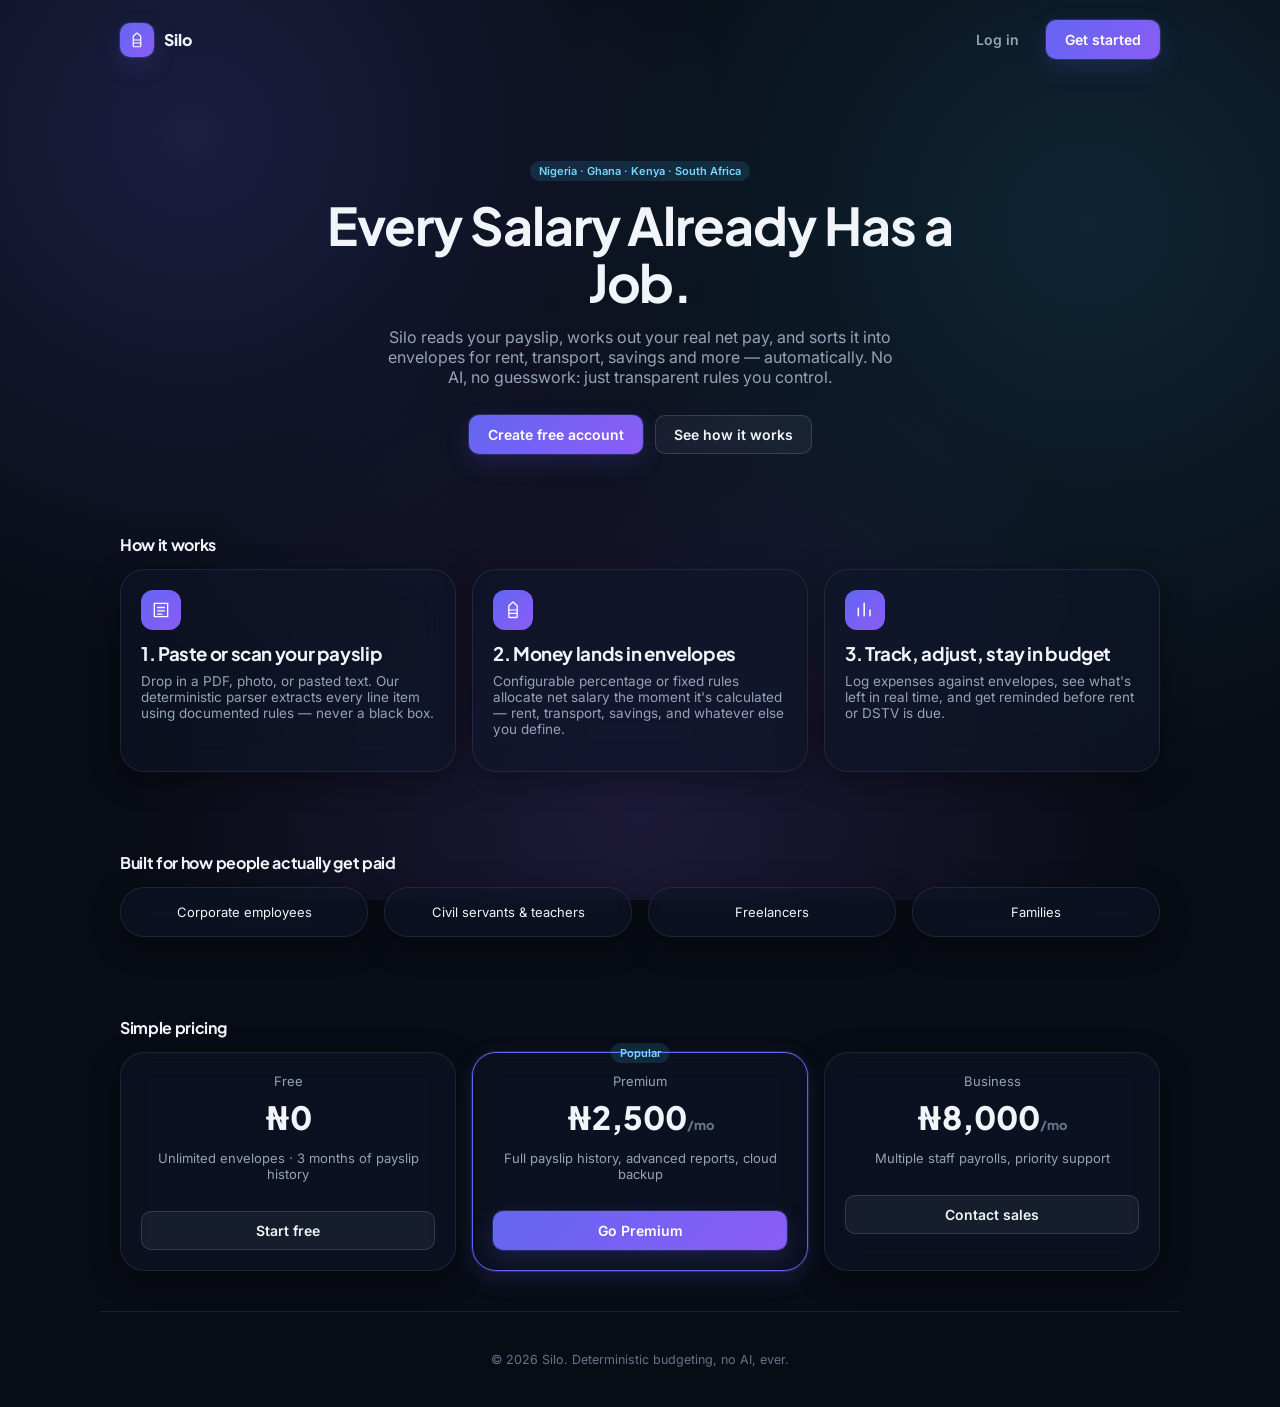
<file: frontend/index.html>
<!DOCTYPE html>
<html lang="en">
<head>
<meta charset="UTF-8">
<meta name="viewport" content="width=device-width, initial-scale=1.0, viewport-fit=cover">
<meta name="theme-color" content="#080C14">
<meta name="description" content="Silo automatically organizes your salary into budgeting envelopes. Read payslips, calculate deductions, track spending — entirely offline-capable, no AI.">
<title>Silo — Every Salary Already Has a Job</title>
<link rel="manifest" href="manifest.json">
<link rel="icon" href="icons/favicon-32.png">
<link rel="apple-touch-icon" href="icons/icon-192.png">
<link rel="stylesheet" href="css/styles.css">
</head>
<body>
<a href="#main-content" class="skip-link">Skip to main content</a>

<!-- ============================== LANDING ============================== -->
<section id="view-landing" class="view active" aria-label="Landing page">
  <nav class="flex items-center justify-between" style="max-width:1080px;margin:0 auto;padding:20px;">
    <div class="brand" style="padding:0;">
      <div class="brand-mark">
        <svg viewBox="0 0 24 24" fill="none"><path d="M12 2.5L7 7v13a1 1 0 001 1h8a1 1 0 001-1V7l-5-4.5z" stroke="white" stroke-width="1.6" stroke-linecap="round" stroke-linejoin="round"/><path d="M7.5 12h9M7.5 16h9" stroke="white" stroke-width="1.4" stroke-linecap="round"/></svg>
      </div>
      <div><div class="brand-name">Silo</div></div>
    </div>
    <div class="flex gap-8">
      <button class="btn btn-ghost" data-action="show-auth" data-mode="login">Log in</button>
      <button class="btn btn-primary" data-action="show-auth" data-mode="register">Get started</button>
    </div>
  </nav>

  <div class="landing-hero">
    <span class="badge badge-info">Nigeria · Ghana · Kenya · South Africa</span>
    <h1 class="mt-16">Every Salary Already Has a Job.</h1>
    <p>Silo reads your payslip, works out your real net pay, and sorts it into envelopes for rent, transport, savings and more — automatically. No AI, no guesswork: just transparent rules you control.</p>
    <div class="flex gap-12" style="justify-content:center;margin-top:28px;">
      <button class="btn btn-primary" data-action="show-auth" data-mode="register">Create free account</button>
      <button class="btn btn-secondary" data-action="scroll-to" data-target="how-it-works">See how it works</button>
    </div>
  </div>

  <div class="landing-section" id="how-it-works">
    <div class="section-header"><h2>How it works</h2></div>
    <div class="grid grid-3">
      <div class="glass-card feature-tile">
        <div class="feature-icon"><svg viewBox="0 0 24 24" fill="none"><path d="M4 4h16v16H4z" stroke="white" stroke-width="1.6"/><path d="M8 9h8M8 13h8M8 17h5" stroke="white" stroke-width="1.6" stroke-linecap="round"/></svg></div>
        <h3>1. Paste or scan your payslip</h3>
        <p class="text-secondary mt-8" style="font-size:13.5px;">Drop in a PDF, photo, or pasted text. Our deterministic parser extracts every line item using documented rules — never a black box.</p>
      </div>
      <div class="glass-card feature-tile">
        <div class="feature-icon"><svg viewBox="0 0 24 24" fill="none"><path d="M12 2.5L7 7v13a1 1 0 001 1h8a1 1 0 001-1V7l-5-4.5z" stroke="white" stroke-width="1.6" stroke-linecap="round" stroke-linejoin="round"/><path d="M7.5 12h9M7.5 16h9" stroke="white" stroke-width="1.4" stroke-linecap="round"/></svg></div>
        <h3>2. Money lands in envelopes</h3>
        <p class="text-secondary mt-8" style="font-size:13.5px;">Configurable percentage or fixed rules allocate net salary the moment it's calculated — rent, transport, savings, and whatever else you define.</p>
      </div>
      <div class="glass-card feature-tile">
        <div class="feature-icon"><svg viewBox="0 0 24 24" fill="none"><path d="M4 19V10M11 19V4M18 19v-7" stroke="white" stroke-width="1.8" stroke-linecap="round"/></svg></div>
        <h3>3. Track, adjust, stay in budget</h3>
        <p class="text-secondary mt-8" style="font-size:13.5px;">Log expenses against envelopes, see what's left in real time, and get reminded before rent or DSTV is due.</p>
      </div>
    </div>
  </div>

  <div class="landing-section">
    <div class="section-header"><h2>Built for how people actually get paid</h2></div>
    <div class="grid grid-4">
      <div class="glass-card" style="font-size:13px;text-align:center;padding:16px;">Corporate employees</div>
      <div class="glass-card" style="font-size:13px;text-align:center;padding:16px;">Civil servants & teachers</div>
      <div class="glass-card" style="font-size:13px;text-align:center;padding:16px;">Freelancers</div>
      <div class="glass-card" style="font-size:13px;text-align:center;padding:16px;">Families</div>
    </div>
  </div>

  <div class="landing-section">
    <div class="section-header"><h2>Simple pricing</h2></div>
    <div class="grid grid-3">
      <div class="glass-card pricing-card">
        <div class="text-secondary" style="font-size:13px;">Free</div>
        <div class="price">₦0</div>
        <p class="text-secondary" style="font-size:13px;">Unlimited envelopes · 3 months of payslip history</p>
        <button class="btn btn-secondary btn-block mt-16" data-action="show-auth" data-mode="register">Start free</button>
      </div>
      <div class="glass-card pricing-card featured">
        <span class="badge badge-info" style="position:absolute;top:-10px;left:50%;transform:translateX(-50%);">Popular</span>
        <div class="text-secondary" style="font-size:13px;">Premium</div>
        <div class="price">₦2,500<span style="font-size:13px;color:var(--text-muted);">/mo</span></div>
        <p class="text-secondary" style="font-size:13px;">Full payslip history, advanced reports, cloud backup</p>
        <button class="btn btn-primary btn-block mt-16" data-action="show-auth" data-mode="register">Go Premium</button>
      </div>
      <div class="glass-card pricing-card">
        <div class="text-secondary" style="font-size:13px;">Business</div>
        <div class="price">₦8,000<span style="font-size:13px;color:var(--text-muted);">/mo</span></div>
        <p class="text-secondary" style="font-size:13px;">Multiple staff payrolls, priority support</p>
        <button class="btn btn-secondary btn-block mt-16" data-action="show-auth" data-mode="register">Contact sales</button>
      </div>
    </div>
  </div>

  <footer class="landing-section text-muted" style="text-align:center;font-size:12.5px;border-top:1px solid var(--surface-border);">
    © 2026 Silo. Deterministic budgeting, no AI, ever.
  </footer>
</section>

<!-- ============================== AUTH ============================== -->
<section id="view-auth" class="view" aria-label="Authentication">
  <div class="auth-shell">
    <div class="glass-card auth-card">
      <div class="brand" style="padding:0 0 20px;justify-content:center;">
        <div class="brand-mark">
          <svg viewBox="0 0 24 24" fill="none"><path d="M12 2.5L7 7v13a1 1 0 001 1h8a1 1 0 001-1V7l-5-4.5z" stroke="white" stroke-width="1.6" stroke-linecap="round" stroke-linejoin="round"/><path d="M7.5 12h9M7.5 16h9" stroke="white" stroke-width="1.4" stroke-linecap="round"/></svg>
        </div>
        <div class="brand-name">Silo</div>
      </div>

      <div class="chip-row" style="justify-content:center;margin-bottom:20px;">
        <div class="chip active" data-auth-tab="login">Log in</div>
        <div class="chip" data-auth-tab="register">Create account</div>
      </div>

      <form id="form-login" data-form="login">
        <div class="field">
          <label for="login-email">Email</label>
          <input class="input" type="email" id="login-email" placeholder="you@example.com" required>
        </div>
        <div class="field">
          <label for="login-password">Password</label>
          <input class="input" type="password" id="login-password" placeholder="••••••••" required>
        </div>
        <button class="btn btn-primary btn-block" type="submit">Log in</button>
      </form>

      <form id="form-register" data-form="register" style="display:none;">
        <div class="field">
          <label for="reg-name">Full name</label>
          <input class="input" type="text" id="reg-name" placeholder="Adaeze Nwosu" required>
        </div>
        <div class="field">
          <label for="reg-email">Email</label>
          <input class="input" type="email" id="reg-email" placeholder="you@example.com" required>
        </div>
        <div class="field">
          <label for="reg-country">Country</label>
          <select class="input" id="reg-country">
            <option value="NG">Nigeria (₦ NGN)</option>
            <option value="GH">Ghana (GH₵ GHS)</option>
            <option value="KE">Kenya (KSh KES)</option>
            <option value="ZA">South Africa (R ZAR)</option>
          </select>
        </div>
        <div class="field">
          <label for="reg-password">Password</label>
          <input class="input" type="password" id="reg-password" placeholder="At least 8 characters, with a number" required minlength="8" pattern="(?=.*\d).{8,}" title="At least 8 characters, including at least one digit.">
        </div>
        <button class="btn btn-primary btn-block" type="submit">Create account</button>
      </form>

      <div class="flex" style="gap:10px;margin:18px 0;align-items:center;">
        <div style="flex:1;height:1px;background:var(--surface-border-strong);"></div>
        <span class="text-muted" style="font-size:11.5px;">or continue with</span>
        <div style="flex:1;height:1px;background:var(--surface-border-strong);"></div>
      </div>
      <div class="grid grid-3" style="gap:8px;">
        <button class="btn btn-secondary btn-sm" data-action="oauth-stub" data-provider="Google">Google</button>
        <button class="btn btn-secondary btn-sm" data-action="oauth-stub" data-provider="Microsoft">Microsoft</button>
        <button class="btn btn-secondary btn-sm" data-action="oauth-stub" data-provider="Apple">Apple</button>
      </div>
      <p class="text-muted mt-16" style="font-size:11.5px;text-align:center;">By continuing you agree to Silo's Terms & Privacy Policy.</p>
    </div>
  </div>
</section>

<!-- ============================== APP SHELL ============================== -->
<div id="app-shell" class="app-shell" style="display:none;">
  <aside class="sidebar" aria-label="Primary navigation">
    <div class="brand">
      <div class="brand-mark">
        <svg viewBox="0 0 24 24" fill="none"><path d="M12 2.5L7 7v13a1 1 0 001 1h8a1 1 0 001-1V7l-5-4.5z" stroke="white" stroke-width="1.6" stroke-linecap="round" stroke-linejoin="round"/><path d="M7.5 12h9M7.5 16h9" stroke="white" stroke-width="1.4" stroke-linecap="round"/></svg>
      </div>
      <div>
        <div class="brand-name">Silo</div>
        <div class="brand-tagline">Every salary has a job</div>
      </div>
    </div>

    <div class="nav-item active" data-nav="dashboard" tabindex="0">
      <svg viewBox="0 0 24 24" fill="none"><path d="M4 13h6V4H4v9zM14 20h6v-9h-6v9zM4 20h6v-4H4v4zM14 10h6V4h-6v6z" stroke="currentColor" stroke-width="1.6" stroke-linejoin="round"/></svg>
      Dashboard
    </div>
    <div class="nav-item" data-nav="upload" tabindex="0">
      <svg viewBox="0 0 24 24" fill="none"><path d="M12 16V4m0 0L7 9m5-5l5 5M4 16v3a2 2 0 002 2h12a2 2 0 002-2v-3" stroke="currentColor" stroke-width="1.6" stroke-linecap="round" stroke-linejoin="round"/></svg>
      Upload Payslip
    </div>
    <div class="nav-item" data-nav="history" tabindex="0">
      <svg viewBox="0 0 24 24" fill="none"><path d="M4 4h16v16H4z" stroke="currentColor" stroke-width="1.6"/><path d="M8 9h8M8 13h8M8 17h5" stroke="currentColor" stroke-width="1.6" stroke-linecap="round"/></svg>
      Payslip History
    </div>
    <div class="nav-item" data-nav="envelopes" tabindex="0">
      <svg viewBox="0 0 24 24" fill="none"><path d="M3 6l9 6 9-6M4 5h16a1 1 0 011 1v12a1 1 0 01-1 1H4a1 1 0 01-1-1V6a1 1 0 011-1z" stroke="currentColor" stroke-width="1.6" stroke-linejoin="round"/></svg>
      Envelopes
    </div>
    <div class="nav-item" data-nav="transactions" tabindex="0">
      <svg viewBox="0 0 24 24" fill="none"><path d="M7 8h13M7 8l3-3M7 8l3 3M17 16H4M17 16l-3-3M17 16l-3 3" stroke="currentColor" stroke-width="1.6" stroke-linecap="round" stroke-linejoin="round"/></svg>
      Transactions
    </div>
    <div class="nav-item" data-nav="reports" tabindex="0">
      <svg viewBox="0 0 24 24" fill="none"><path d="M4 19V10M11 19V4M18 19v-7" stroke="currentColor" stroke-width="1.8" stroke-linecap="round"/></svg>
      Reports
    </div>

    <div class="nav-section-label">Account</div>
    <div class="nav-item" data-nav="settings" tabindex="0">
      <svg viewBox="0 0 24 24" fill="none"><circle cx="12" cy="12" r="3" stroke="currentColor" stroke-width="1.6"/><path d="M19.4 15a1.65 1.65 0 00.33 1.82l.06.06a2 2 0 11-2.83 2.83l-.06-.06a1.65 1.65 0 00-1.82-.33 1.65 1.65 0 00-1 1.51V21a2 2 0 01-4 0v-.09A1.65 1.65 0 009 19.4a1.65 1.65 0 00-1.82.33l-.06.06a2 2 0 11-2.83-2.83l.06-.06A1.65 1.65 0 004.6 15a1.65 1.65 0 00-1.51-1H3a2 2 0 010-4h.09A1.65 1.65 0 004.6 9a1.65 1.65 0 00-.33-1.82l-.06-.06a2 2 0 112.83-2.83l.06.06A1.65 1.65 0 009 4.6a1.65 1.65 0 001-1.51V3a2 2 0 014 0v.09a1.65 1.65 0 001 1.51 1.65 1.65 0 001.82-.33l.06-.06a2 2 0 112.83 2.83l-.06.06A1.65 1.65 0 0019.4 9c.14.36.22.75.22 1.15V10.85c0 .4-.08.79-.22 1.15z" stroke="currentColor" stroke-width="1.2"/></svg>
      Settings
    </div>
    <div class="nav-item" data-action="logout" tabindex="0">
      <svg viewBox="0 0 24 24" fill="none"><path d="M9 21H5a2 2 0 01-2-2V5a2 2 0 012-2h4M16 17l5-5-5-5M21 12H9" stroke="currentColor" stroke-width="1.6" stroke-linecap="round" stroke-linejoin="round"/></svg>
      Log out
    </div>

    <div class="sidebar-footer">
      <div class="glass-card" style="padding:14px;">
        <div style="font-size:12px;font-weight:600;">Free plan</div>
        <div class="text-muted" style="font-size:11px;margin-top:2px;">Unlimited envelopes · 3mo history</div>
        <button class="btn btn-primary btn-sm btn-block mt-8" data-nav="settings" data-settings-tab="subscription">Upgrade</button>
      </div>
    </div>
  </aside>

  <main class="main" id="main-content">
    <div class="install-banner" id="install-banner">
      <div class="flex items-center gap-12">
        <svg width="20" height="20" viewBox="0 0 24 24" fill="none"><path d="M12 16V4m0 0L7 9m5-5l5 5M4 20h16" stroke="var(--color-accent)" stroke-width="1.8" stroke-linecap="round" stroke-linejoin="round"/></svg>
        <span style="font-size:13px;">Install Silo for offline access and a native app feel.</span>
      </div>
      <div class="flex gap-8">
        <button class="btn btn-primary btn-sm" id="install-btn">Install</button>
        <button class="btn btn-ghost btn-sm" id="install-dismiss">Dismiss</button>
      </div>
    </div>

    <!-- ---- DASHBOARD ---- -->
    <section id="view-dashboard" class="view active" aria-label="Dashboard">
      <div class="topbar">
        <div>
          <h1>Welcome back<span id="dash-username"></span></h1>
          <div class="subtitle" id="dash-date"></div>
        </div>
        <button class="btn btn-primary" data-nav="upload">
          <svg viewBox="0 0 24 24" fill="none"><path d="M12 5v14M5 12h14" stroke="white" stroke-width="2" stroke-linecap="round"/></svg>
          Upload payslip
        </button>
      </div>

      <div class="grid grid-4" id="dash-stats"></div>

      <div class="grid split-14-1" style="margin-top:20px;" id="dash-two-col">
        <div class="glass-card">
          <div class="section-header">
            <h2>Envelope summary</h2>
            <span class="link" data-nav="envelopes">View all</span>
          </div>
          <div class="grid grid-3" id="dash-envelopes"></div>
        </div>
        <div class="glass-card">
          <div class="section-header"><h2>Upcoming bills</h2></div>
          <div id="dash-bills"></div>
        </div>
      </div>

      <div class="glass-card mt-24">
        <div class="section-header">
          <h2>Recent transactions</h2>
          <span class="link" data-nav="transactions">View all</span>
        </div>
        <div id="dash-transactions"></div>
      </div>
    </section>

    <!-- ---- UPLOAD PAYSLIP ---- -->
    <section id="view-upload" class="view" aria-label="Upload payslip">
      <div class="topbar">
        <div><h1>Upload payslip</h1><div class="subtitle">Paste, drop, or capture — parsed instantly and fully offline.</div></div>
      </div>

      <div class="grid split-1-1">
        <div class="glass-card">
          <div class="chip-row mt-8" style="margin-bottom:16px;">
            <div class="chip active" data-country="NG">🇳🇬 Nigeria</div>
            <div class="chip" data-country="GH">🇬🇭 Ghana</div>
            <div class="chip" data-country="KE">🇰🇪 Kenya</div>
            <div class="chip" data-country="ZA">🇿🇦 South Africa</div>
          </div>
          <div class="dropzone" id="dropzone" tabindex="0" role="button" aria-label="Upload payslip file">
            <svg viewBox="0 0 24 24" fill="none"><path d="M12 16V4m0 0L7 9m5-5l5 5M4 16v3a2 2 0 002 2h12a2 2 0 002-2v-3" stroke="currentColor" stroke-width="1.6" stroke-linecap="round" stroke-linejoin="round"/></svg>
            <div style="font-size:13.5px;font-weight:600;">Drag & drop, paste, or click to select</div>
            <div class="text-muted" style="font-size:12px;margin-top:4px;">PDF, JPEG, PNG, HEIC, TXT — text is extracted locally when possible</div>
            <input type="file" id="file-input" accept=".pdf,.jpg,.jpeg,.png,.heic,.txt,image/*" hidden>
          </div>
          <div class="field mt-16">
            <label for="paste-area">Or paste payslip text directly</label>
            <textarea class="input" id="paste-area" rows="8" placeholder="Employee Name: ...&#10;Basic Salary: ...&#10;Net Pay: ..."></textarea>
          </div>
          <button class="btn btn-primary btn-block" id="parse-btn">
            <svg viewBox="0 0 24 24" fill="none"><path d="M9 12l2 2 4-4" stroke="white" stroke-width="2" stroke-linecap="round" stroke-linejoin="round"/><circle cx="12" cy="12" r="9" stroke="white" stroke-width="1.6"/></svg>
            Parse payslip
          </button>
        </div>

        <div class="glass-card" id="parse-result-card" style="display:none;">
          <div class="section-header">
            <h2>Extracted details</h2>
            <span id="parse-status-badge"></span>
          </div>
          <div id="parse-notes"></div>
          <div id="parse-fields" class="mt-16"></div>
          <button class="btn btn-primary btn-block mt-16" id="confirm-allocate-btn">Confirm & allocate to envelopes</button>
        </div>
        <div class="glass-card empty-state" id="parse-empty-card">
          <svg viewBox="0 0 24 24" fill="none"><path d="M4 4h16v16H4z" stroke="currentColor" stroke-width="1.4"/><path d="M8 9h8M8 13h8M8 17h5" stroke="currentColor" stroke-width="1.4" stroke-linecap="round"/></svg>
          <div>Extracted fields will appear here — every value traces back to a regex rule you can inspect, never a guess.</div>
        </div>
      </div>
    </section>

    <!-- ---- PAYSLIP HISTORY ---- -->
    <section id="view-history" class="view" aria-label="Payslip history">
      <div class="topbar"><div><h1>Payslip history</h1><div class="subtitle">Every payslip you've parsed, with its validation status.</div></div></div>
      <div class="glass-card"><div id="history-list"></div></div>
    </section>

    <!-- ---- ENVELOPES ---- -->
    <section id="view-envelopes" class="view" aria-label="Envelopes">
      <div class="topbar">
        <div><h1>Envelopes</h1><div class="subtitle">Configurable budgeting buckets — create, merge, split, lock.</div></div>
        <div class="flex gap-8">
          <button class="btn btn-secondary" data-action="open-modal" data-modal="rules">Allocation rules</button>
          <button class="btn btn-primary" data-action="open-modal" data-modal="create-envelope">
            <svg viewBox="0 0 24 24" fill="none"><path d="M12 5v14M5 12h14" stroke="white" stroke-width="2" stroke-linecap="round"/></svg>
            New envelope
          </button>
        </div>
      </div>
      <div class="grid grid-4" id="envelopes-grid"></div>
    </section>

    <!-- ---- TRANSACTIONS ---- -->
    <section id="view-transactions" class="view" aria-label="Transactions">
      <div class="topbar">
        <div><h1>Transactions</h1><div class="subtitle">Every expense, income, transfer, and refund.</div></div>
        <button class="btn btn-primary" data-action="open-modal" data-modal="add-transaction">
          <svg viewBox="0 0 24 24" fill="none"><path d="M12 5v14M5 12h14" stroke="white" stroke-width="2" stroke-linecap="round"/></svg>
          Add transaction
        </button>
      </div>
      <div class="glass-card">
        <div class="flex gap-8 mt-8" style="margin-bottom:16px;flex-wrap:wrap;">
          <input class="input" id="txn-search" placeholder="Search transactions..." style="max-width:240px;">
          <select class="input" id="txn-filter-type" style="max-width:160px;">
            <option value="">All types</option>
            <option value="expense">Expense</option>
            <option value="income">Income</option>
            <option value="transfer">Transfer</option>
            <option value="refund">Refund</option>
          </select>
        </div>
        <div id="transactions-list"></div>
      </div>
    </section>

    <!-- ---- REPORTS ---- -->
    <section id="view-reports" class="view" aria-label="Reports">
      <div class="topbar">
        <div><h1>Reports</h1><div class="subtitle">Deterministic aggregation — plain arithmetic, no inference.</div></div>
        <div class="flex gap-8">
          <select class="input" id="report-period" style="max-width:160px;">
            <option value="daily">Daily</option>
            <option value="weekly">Weekly</option>
            <option value="monthly" selected>Monthly</option>
            <option value="quarterly">Quarterly</option>
            <option value="annual">Annual</option>
          </select>
          <button class="btn btn-secondary" data-action="export-report" data-format="csv">Export CSV</button>
        </div>
      </div>

      <div class="grid grid-3" id="report-stats"></div>

      <div class="grid split-1-1" style="margin-top:20px;">
        <div class="glass-card">
          <div class="section-header"><h2>Expense categories</h2></div>
          <div id="report-categories"></div>
        </div>
        <div class="glass-card">
          <div class="section-header"><h2>Budget performance</h2></div>
          <div id="report-budget"></div>
        </div>
      </div>
    </section>

    <!-- ---- SETTINGS ---- -->
    <section id="view-settings" class="view" aria-label="Settings">
      <div class="topbar"><div><h1>Settings</h1><div class="subtitle">Currency, theme, notifications, privacy, and account.</div></div></div>

      <div class="grid split-sidebar">
        <div class="glass-card" style="padding:10px;height:fit-content;">
          <div class="nav-item active" data-settings-tab="general">General</div>
          <div class="nav-item" data-settings-tab="notifications">Notifications</div>
          <div class="nav-item" data-settings-tab="budget">Budget defaults</div>
          <div class="nav-item" data-settings-tab="payment">Payment account</div>
          <div class="nav-item" data-settings-tab="subscription">Subscription</div>
          <div class="nav-item" data-settings-tab="privacy">Privacy & data</div>
        </div>

        <div>
          <div class="glass-card settings-pane" data-settings-pane="general">
            <h2 style="font-size:15px;margin-bottom:16px;">General</h2>
            <div class="field">
              <label for="set-currency">Currency</label>
              <select class="input" id="set-currency">
                <option value="NGN">₦ Nigerian Naira</option>
                <option value="GHS">GH₵ Ghanaian Cedi</option>
                <option value="KES">KSh Kenyan Shilling</option>
                <option value="ZAR">R South African Rand</option>
              </select>
            </div>
            <div class="field">
              <label for="set-country">Country</label>
              <select class="input" id="set-country">
                <option value="NG">Nigeria</option>
                <option value="GH">Ghana</option>
                <option value="KE">Kenya</option>
                <option value="ZA">South Africa</option>
              </select>
            </div>
            <div class="field">
              <label for="set-theme">Theme</label>
              <select class="input" id="set-theme">
                <option value="dark">Dark</option>
                <option value="light">Light</option>
              </select>
            </div>
            <div class="field">
              <label for="set-language">Language</label>
              <select class="input" id="set-language">
                <option value="en">English</option>
              </select>
            </div>
            <label class="flex items-center gap-8" style="font-size:13px;margin-top:8px;">
              <input type="checkbox" id="set-high-contrast"> High contrast mode
            </label>
            <label class="flex items-center gap-8" style="font-size:13px;margin-top:8px;">
              <input type="checkbox" id="set-reduced-motion"> Reduced motion
            </label>
            <button class="btn btn-primary mt-16" id="save-general-btn">Save changes</button>
          </div>

          <div class="glass-card settings-pane" data-settings-pane="notifications" style="display:none;">
            <h2 style="font-size:15px;margin-bottom:16px;">Notification preferences</h2>
            <label class="flex items-center gap-8" style="font-size:13px;margin-bottom:10px;"><input type="checkbox" checked> Salary day reminders</label>
            <label class="flex items-center gap-8" style="font-size:13px;margin-bottom:10px;"><input type="checkbox" checked> Upcoming rent & bills</label>
            <label class="flex items-center gap-8" style="font-size:13px;margin-bottom:10px;"><input type="checkbox" checked> Savings goal milestones</label>
            <label class="flex items-center gap-8" style="font-size:13px;margin-bottom:10px;"><input type="checkbox"> Browser push notifications</label>
            <button class="btn btn-secondary mt-8" id="enable-push-btn">Enable browser notifications</button>
          </div>

          <div class="glass-card settings-pane" data-settings-pane="budget" style="display:none;">
            <h2 style="font-size:15px;margin-bottom:16px;">Default allocation rules</h2>
            <p class="text-secondary" style="font-size:13px;">These apply automatically the next time a payslip is confirmed. Manage them from Envelopes → Allocation rules.</p>
            <button class="btn btn-secondary mt-8" data-action="open-modal" data-modal="rules">Edit allocation rules</button>
          </div>

          <div class="glass-card settings-pane" data-settings-pane="payment" style="display:none;">
            <h2 style="font-size:15px;margin-bottom:10px;">Payment account</h2>
            <p class="text-secondary" style="font-size:13px;margin-bottom:16px;">
              Generate a real bank account number (via Paystack) that your employer or payer can send your salary
              into. Money received here is split automatically across your envelopes using the split from your
              most recently uploaded payslip. This is the one feature in Silo that talks to a server — everything
              else on this page stays fully local to this device.
            </p>
            <div id="payment-account-panel"><!-- rendered by renderPaymentAccountPane() --></div>
          </div>

          <div class="glass-card settings-pane" data-settings-pane="subscription" style="display:none;">
            <h2 style="font-size:15px;margin-bottom:16px;">Subscription</h2>
            <div class="grid grid-3">
              <div class="glass-card pricing-card"><div class="text-secondary" style="font-size:12.5px;">Free</div><div class="price" style="font-size:22px;">₦0</div><span class="badge badge-success">Current plan</span></div>
              <div class="glass-card pricing-card featured"><div class="text-secondary" style="font-size:12.5px;">Premium</div><div class="price" style="font-size:22px;">₦2,500/mo</div><button class="btn btn-primary btn-sm mt-8">Upgrade</button></div>
              <div class="glass-card pricing-card"><div class="text-secondary" style="font-size:12.5px;">Business</div><div class="price" style="font-size:22px;">₦8,000/mo</div><button class="btn btn-secondary btn-sm mt-8">Contact sales</button></div>
            </div>
          </div>

          <div class="glass-card settings-pane" data-settings-pane="privacy" style="display:none;">
            <h2 style="font-size:15px;margin-bottom:16px;">Privacy & data</h2>
            <p class="text-secondary" style="font-size:13px;">All your data is stored locally on this device (IndexedDB). Raw payslip text is discarded immediately after parsing — only the extracted figures are kept.</p>
            <div class="flex gap-8 mt-16">
              <button class="btn btn-secondary" id="export-data-btn">Export my data (JSON)</button>
              <button class="btn btn-danger" id="delete-account-btn">Delete all data</button>
            </div>
          </div>
        </div>
      </div>
    </section>
  </main>
</div>

<!-- Bottom nav (mobile) -->
<nav class="bottom-nav" id="bottom-nav" aria-label="Mobile navigation">
  <div class="nav-item active" data-nav="dashboard"><svg viewBox="0 0 24 24" fill="none"><path d="M4 13h6V4H4v9zM14 20h6v-9h-6v9zM4 20h6v-4H4v4zM14 10h6V4h-6v6z" stroke="currentColor" stroke-width="1.6" stroke-linejoin="round"/></svg>Home</div>
  <div class="nav-item" data-nav="upload"><svg viewBox="0 0 24 24" fill="none"><path d="M12 16V4m0 0L7 9m5-5l5 5M4 16v3a2 2 0 002 2h12a2 2 0 002-2v-3" stroke="currentColor" stroke-width="1.6" stroke-linecap="round" stroke-linejoin="round"/></svg>Upload</div>
  <div class="nav-item" data-nav="envelopes"><svg viewBox="0 0 24 24" fill="none"><path d="M3 6l9 6 9-6M4 5h16a1 1 0 011 1v12a1 1 0 01-1 1H4a1 1 0 01-1-1V6a1 1 0 011-1z" stroke="currentColor" stroke-width="1.6" stroke-linejoin="round"/></svg>Envelopes</div>
  <div class="nav-item" data-nav="transactions"><svg viewBox="0 0 24 24" fill="none"><path d="M7 8h13M7 8l3-3M7 8l3 3M17 16H4M17 16l-3-3M17 16l-3 3" stroke="currentColor" stroke-width="1.6" stroke-linecap="round" stroke-linejoin="round"/></svg>Activity</div>
  <div class="nav-item" data-nav="settings"><svg viewBox="0 0 24 24" fill="none"><circle cx="12" cy="12" r="3" stroke="currentColor" stroke-width="1.6"/></svg>Settings</div>
</nav>

<!-- ============================== MODALS ============================== -->
<div class="modal-overlay" id="modal-create-envelope">
  <div class="modal">
    <div class="modal-header"><h3>New envelope</h3><svg class="modal-close" data-action="close-modal" viewBox="0 0 24 24" fill="none"><path d="M6 6l12 12M18 6L6 18" stroke="currentColor" stroke-width="1.6" stroke-linecap="round"/></svg></div>
    <div class="field"><label for="new-env-name">Name</label><input class="input" id="new-env-name" placeholder="e.g. School Fees"></div>
    <div class="field"><label for="new-env-color">Color</label><input class="input" type="color" id="new-env-color" value="#6366F1" style="height:42px;padding:4px;"></div>
    <button class="btn btn-primary btn-block" id="create-env-confirm">Create envelope</button>
  </div>
</div>

<div class="modal-overlay" id="modal-add-transaction">
  <div class="modal">
    <div class="modal-header"><h3>Add transaction</h3><svg class="modal-close" data-action="close-modal" viewBox="0 0 24 24" fill="none"><path d="M6 6l12 12M18 6L6 18" stroke="currentColor" stroke-width="1.6" stroke-linecap="round"/></svg></div>
    <div class="field">
      <label for="txn-type">Type</label>
      <select class="input" id="txn-type">
        <option value="expense">Expense</option>
        <option value="income">Income</option>
        <option value="refund">Refund</option>
      </select>
    </div>
    <div class="field"><label for="txn-envelope">Envelope</label><select class="input" id="txn-envelope"></select></div>
    <div class="field"><label for="txn-amount">Amount</label><input class="input" type="number" id="txn-amount" placeholder="0.00" min="0" step="0.01"></div>
    <div class="field"><label for="txn-merchant">Merchant / source</label><input class="input" id="txn-merchant" placeholder="e.g. Ikeja Electric"></div>
    <div class="field"><label for="txn-note">Note</label><input class="input" id="txn-note" placeholder="Optional"></div>
    <button class="btn btn-primary btn-block" id="add-txn-confirm">Save transaction</button>
  </div>
</div>

<div class="modal-overlay" id="modal-rules">
  <div class="modal" style="max-width:520px;">
    <div class="modal-header"><h3>Allocation rules</h3><svg class="modal-close" data-action="close-modal" viewBox="0 0 24 24" fill="none"><path d="M6 6l12 12M18 6L6 18" stroke="currentColor" stroke-width="1.6" stroke-linecap="round"/></svg></div>
    <p class="text-secondary" style="font-size:13px;margin-bottom:12px;">Percentage rules apply first, in priority order; one remainder rule absorbs whatever's left. Changes apply to the next payslip you confirm.</p>
    <div id="rules-list"></div>
    <button class="btn btn-secondary btn-block mt-16" id="reset-rules-btn">Reset to Nigeria-first defaults</button>
  </div>
</div>

<div class="modal-overlay" id="modal-envelope-detail">
  <div class="modal">
    <div class="modal-header"><h3 id="env-detail-name">Envelope</h3><svg class="modal-close" data-action="close-modal" viewBox="0 0 24 24" fill="none"><path d="M6 6l12 12M18 6L6 18" stroke="currentColor" stroke-width="1.6" stroke-linecap="round"/></svg></div>
    <div id="env-detail-body"></div>
  </div>
</div>

<div class="toast-container" id="toast-container"></div>

<script src="js/config.js?v=2026072602"></script>
<script src="js/storage.js"></script>
<script src="js/parser.js"></script>
<script src="js/envelope-engine.js"></script>
<script src="js/app.js"></script>
</body>
</html>
</file>
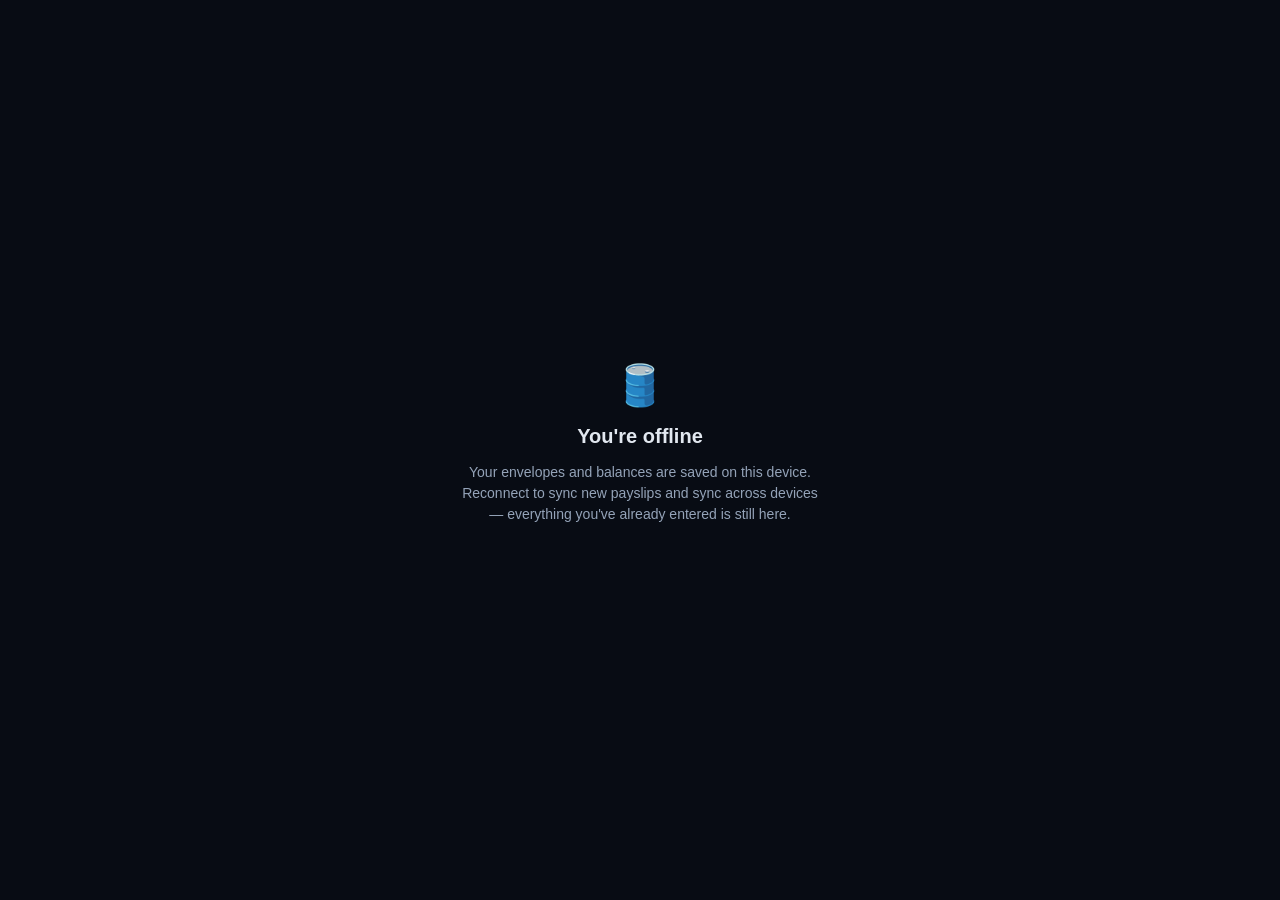
<file: frontend/offline.html>
<!DOCTYPE html>
<html lang="en">
<head>
<meta charset="UTF-8">
<meta name="viewport" content="width=device-width, initial-scale=1.0">
<title>Offline — Silo</title>
<style>
  body {
    margin: 0; min-height: 100vh; display: flex; align-items: center; justify-content: center;
    background: #080C14; color: #E2E8F0; font-family: 'Plus Jakarta Sans', Inter, sans-serif; text-align: center;
  }
  .card { max-width: 360px; padding: 32px; }
  .glyph { font-size: 40px; margin-bottom: 16px; }
  h1 { font-size: 20px; margin: 0 0 8px; }
  p { color: #94A3B8; font-size: 14px; line-height: 1.5; }
</style>
</head>
<body>
  <div class="card">
    <div class="glyph">🛢️</div>
    <h1>You're offline</h1>
    <p>Your envelopes and balances are saved on this device. Reconnect to sync new payslips and sync across devices — everything you've already entered is still here.</p>
  </div>
</body>
</html>
</file>
<file: frontend/css/styles.css>
/* ==========================================================================
   Silo — Design System
   Premium dark glassmorphism fintech aesthetic, Nigeria-first.
   ========================================================================== */

@import url('https://fonts.googleapis.com/css2?family=Plus+Jakarta+Sans:wght@400;500;600;700;800&family=Inter:wght@400;500;600&display=swap');

:root {
  /* Brand palette (spec-locked) */
  --color-primary: #6366F1;
  --color-secondary: #8B5CF6;
  --color-success: #10B981;
  --color-warning: #F59E0B;
  --color-danger: #EF4444;
  --color-bg: #080C14;
  --color-card: #0F172A;
  --color-accent: #38BDF8;

  /* Derived surface tones */
  --surface-glass: rgba(15, 23, 42, 0.55);
  --surface-glass-strong: rgba(15, 23, 42, 0.78);
  --surface-border: rgba(148, 163, 184, 0.14);
  --surface-border-strong: rgba(148, 163, 184, 0.24);
  --text-primary: #F1F5F9;
  --text-secondary: #94A3B8;
  --text-muted: #64748B;

  --gradient-brand: linear-gradient(135deg, var(--color-primary) 0%, var(--color-secondary) 100%);
  --gradient-mesh: radial-gradient(circle at 15% 15%, rgba(99,102,241,0.20), transparent 40%),
                    radial-gradient(circle at 85% 25%, rgba(56,189,248,0.14), transparent 45%),
                    radial-gradient(circle at 50% 90%, rgba(139,92,246,0.16), transparent 50%);

  --radius-sm: 10px;
  --radius-md: 16px;
  --radius-lg: 24px;
  --radius-envelope: 20px;

  --shadow-soft: 0 8px 30px rgba(0,0,0,0.35);
  --shadow-glow-primary: 0 0 0 1px rgba(99,102,241,0.25), 0 8px 24px rgba(99,102,241,0.18);

  --font-display: 'Plus Jakarta Sans', Inter, sans-serif;
  --font-body: 'Inter', -apple-system, sans-serif;

  color-scheme: dark;
}

* { box-sizing: border-box; }

@media (prefers-reduced-motion: reduce) {
  *, *::before, *::after { animation-duration: 0.001ms !important; transition-duration: 0.001ms !important; }
}

html, body {
  margin: 0;
  padding: 0;
  min-height: 100vh;
  background: var(--color-bg);
  color: var(--text-primary);
  font-family: var(--font-body);
  -webkit-font-smoothing: antialiased;
  overflow-x: hidden;
}

body {
  background-image: var(--gradient-mesh);
  background-attachment: fixed;
}

h1, h2, h3, h4, .display {
  font-family: var(--font-display);
  font-weight: 700;
  letter-spacing: -0.02em;
  margin: 0;
}

button, input, select, textarea { font-family: var(--font-body); }

a { color: inherit; text-decoration: none; }

::selection { background: rgba(99,102,241,0.35); }

/* Scrollbar */
::-webkit-scrollbar { width: 8px; height: 8px; }
::-webkit-scrollbar-track { background: transparent; }
::-webkit-scrollbar-thumb { background: rgba(148,163,184,0.25); border-radius: 8px; }

/* ==========================================================================
   Layout shell
   ========================================================================== */

.app-shell {
  display: flex;
  min-height: 100vh;
}

.sidebar {
  width: 248px;
  flex-shrink: 0;
  padding: 24px 16px;
  display: flex;
  flex-direction: column;
  gap: 4px;
  border-right: 1px solid var(--surface-border);
  background: rgba(8, 12, 20, 0.6);
  backdrop-filter: blur(20px);
  position: sticky;
  top: 0;
  height: 100vh;
}

.brand {
  display: flex;
  align-items: center;
  gap: 10px;
  padding: 8px 12px 24px;
}

.brand-mark {
  width: 34px; height: 34px;
  border-radius: 10px;
  background: var(--gradient-brand);
  display: flex; align-items: center; justify-content: center;
  box-shadow: var(--shadow-glow-primary);
  flex-shrink: 0;
}

.brand-mark svg { width: 18px; height: 18px; }

.brand-name { font-family: var(--font-display); font-weight: 800; font-size: 16px; }
.brand-tagline { font-size: 11px; color: var(--text-muted); margin-top: -2px; }

.nav-item {
  display: flex;
  align-items: center;
  gap: 12px;
  padding: 10px 12px;
  border-radius: var(--radius-sm);
  color: var(--text-secondary);
  font-size: 14px;
  font-weight: 500;
  cursor: pointer;
  transition: background 0.15s ease, color 0.15s ease;
  border: 1px solid transparent;
}

.nav-item:hover { background: rgba(148,163,184,0.06); color: var(--text-primary); }

.nav-item.active {
  background: linear-gradient(135deg, rgba(99,102,241,0.16), rgba(139,92,246,0.10));
  color: var(--text-primary);
  border-color: rgba(99,102,241,0.25);
}

.nav-item svg { width: 18px; height: 18px; flex-shrink: 0; }

.nav-section-label {
  font-size: 11px;
  text-transform: uppercase;
  letter-spacing: 0.08em;
  color: var(--text-muted);
  padding: 16px 12px 6px;
}

.sidebar-footer {
  margin-top: auto;
  padding: 12px;
}

.main {
  flex: 1;
  min-width: 0;
  padding: 28px 32px 100px;
}

.topbar {
  display: flex;
  align-items: center;
  justify-content: space-between;
  margin-bottom: 24px;
  gap: 16px;
}

.topbar h1 { font-size: 22px; }
.topbar .subtitle { color: var(--text-secondary); font-size: 13px; margin-top: 4px; }

@media (max-width: 560px) {
  /* Topbars pair a title block with one or more action buttons using
     justify-content:space-between + nowrap buttons — on a phone-width
     viewport there isn't room for both side by side, so the button(s) were
     getting pushed off the right edge and clipped (e.g. "New envelope" on
     the Envelopes screen). Stack title above actions instead. */
  .topbar { flex-direction: column; align-items: stretch; gap: 12px; }
  .topbar > .btn { width: 100%; }
  .topbar > .flex { flex-wrap: wrap; }
  .topbar > .flex > .btn, .topbar > .flex > select.input { flex: 1 1 auto; min-width: 140px; }
}

/* Mobile bottom nav */
.bottom-nav {
  display: none;
  position: fixed;
  bottom: 0; left: 0; right: 0;
  background: rgba(8,12,20,0.85);
  backdrop-filter: blur(20px);
  border-top: 1px solid var(--surface-border);
  padding: 8px 4px calc(8px + env(safe-area-inset-bottom));
  justify-content: space-around;
  z-index: 50;
}

.bottom-nav .nav-item {
  flex-direction: column;
  gap: 3px;
  font-size: 10px;
  padding: 6px 8px;
  border-radius: 12px;
}

.bottom-nav .nav-item svg { width: 20px; height: 20px; }

@media (max-width: 860px) {
  .sidebar { display: none; }
  .main { padding: 20px 16px 88px; }
  .bottom-nav { display: flex; }
}

/* ==========================================================================
   Glass cards + the signature "envelope" card
   ========================================================================== */

.glass-card {
  background: var(--surface-glass);
  border: 1px solid var(--surface-border);
  border-radius: var(--radius-lg);
  backdrop-filter: blur(16px);
  box-shadow: var(--shadow-soft);
  padding: 20px;
}

.grid {
  display: grid;
  gap: 16px;
}

/* Prevent CSS grid blowout: without this, a grid item's default min-width:auto
   lets long unbroken content (large currency figures, long envelope names)
   force its column wider than the track, which then gets clipped by
   overflow-x:hidden on the page — the "details cut off" behavior on mobile.
   min-width: 0 lets the item shrink to its track and wrap/truncate normally. */
.grid > * { min-width: 0; }

.grid-2 { grid-template-columns: repeat(2, 1fr); }
.grid-3 { grid-template-columns: repeat(3, 1fr); }
.grid-4 { grid-template-columns: repeat(4, 1fr); }
@media (max-width: 860px) { .grid-2, .grid-3, .grid-4 { grid-template-columns: 1fr 1fr; } }
/* Keep envelopes in a proportional 2-column layout through typical phone
   portrait widths (~375-480px); only collapse to a single, full-width column
   on very small/old devices. A single stretched column at normal phone
   widths is what produced the "not proportional", overly elongated cards. */
@media (max-width: 380px) { .grid-2, .grid-3, .grid-4 { grid-template-columns: 1fr; } }
@media (max-width: 560px) { .grid { gap: 10px; } }

/* Ad-hoc two-column splits (dashboard envelope/bills panel, upload page,
   reports page, settings sidebar+content). These previously used inline
   `style="grid-template-columns: ..."`, which — being more specific than a
   class — silently bypassed the .grid-2/.grid-3/.grid-4 responsive rules
   above and stayed side-by-side (cramped, overlapping badges, clipped
   dropdowns) all the way down to phone widths. Routing them through classes
   instead means one shared mobile breakpoint covers all of them. */
.split-14-1 { grid-template-columns: 1.4fr 1fr; }
.split-1-1 { grid-template-columns: 1fr 1fr; }
.split-sidebar { grid-template-columns: 220px 1fr; }
@media (max-width: 860px) {
  .split-14-1, .split-1-1, .split-sidebar { grid-template-columns: 1fr; }
}

/* Envelope card: paper-envelope silhouette used for every budgeting bucket.
   The ::before pseudo-element draws the folded flap using clip-path so the
   card literally looks like a small paper envelope with a colored flap. */
.envelope-card {
  position: relative;
  border-radius: var(--radius-envelope);
  overflow: hidden;
  background: var(--surface-glass);
  border: 1px solid var(--surface-border);
  padding: 22px 18px 18px;
  cursor: pointer;
  transition: transform 0.2s ease, border-color 0.2s ease, box-shadow 0.2s ease;
}

.envelope-card::before {
  content: "";
  position: absolute;
  top: 0; left: 0; right: 0;
  height: 46px;
  background: var(--envelope-color, var(--color-primary));
  opacity: 0.22;
  clip-path: polygon(0 0, 100% 0, 50% 62%);
}

.envelope-card:hover {
  transform: translateY(-3px);
  border-color: var(--surface-border-strong);
  box-shadow: 0 12px 32px rgba(0,0,0,0.4);
}

.envelope-card .env-icon-dot {
  width: 10px; height: 10px; border-radius: 50%;
  background: var(--envelope-color, var(--color-primary));
  display: inline-block;
  box-shadow: 0 0 12px var(--envelope-color, var(--color-primary));
}

.envelope-card .env-name {
  font-family: var(--font-display);
  font-weight: 700;
  font-size: 14px;
  margin-top: 14px;
  overflow-wrap: break-word;
  word-break: break-word;
}

.envelope-card .env-balance {
  font-family: var(--font-display);
  font-weight: 800;
  font-size: 22px;
  margin-top: 6px;
  overflow-wrap: break-word;
  word-break: break-word;
}

.envelope-card .env-meta {
  font-size: 11px;
  color: var(--text-muted);
  margin-top: 4px;
  overflow-wrap: break-word;
}

/* Narrow phones in portrait: tighten padding and step down type sizes so a
   2-column envelope card never overflows or clips its balance/name text. */
@media (max-width: 560px) {
  .envelope-card { padding: 16px 14px 14px; }
  .envelope-card::before { height: 38px; }
  .envelope-card .env-name { font-size: 12.5px; margin-top: 12px; }
  .envelope-card .env-balance { font-size: 17px; margin-top: 4px; }
  .envelope-card .env-meta { font-size: 10px; }
  .envelope-card .env-badges { top: 8px; right: 8px; gap: 3px; }
  .envelope-card .env-badge { width: 20px; height: 20px; }
  .envelope-card .env-badge svg { width: 10px; height: 10px; }
}

.envelope-card .env-progress-track {
  margin-top: 12px;
  height: 5px;
  border-radius: 4px;
  background: rgba(148,163,184,0.14);
  overflow: hidden;
}

.envelope-card .env-progress-fill {
  height: 100%;
  border-radius: 4px;
  background: var(--envelope-color, var(--color-primary));
}

.envelope-card .env-badges { position: absolute; top: 10px; right: 10px; display: flex; gap: 4px; }
.envelope-card .env-badge {
  width: 22px; height: 22px; border-radius: 50%;
  background: rgba(8,12,20,0.55); display: flex; align-items: center; justify-content: center;
}
.envelope-card .env-badge svg { width: 12px; height: 12px; color: var(--text-secondary); }

/* ==========================================================================
   Buttons, inputs, badges
   ========================================================================== */

.btn {
  display: inline-flex;
  align-items: center;
  justify-content: center;
  gap: 8px;
  padding: 10px 18px;
  border-radius: var(--radius-sm);
  font-size: 14px;
  font-weight: 600;
  border: 1px solid transparent;
  cursor: pointer;
  transition: transform 0.15s ease, box-shadow 0.15s ease, background 0.15s ease, opacity 0.15s ease;
  white-space: nowrap;
}
.btn:active { transform: scale(0.97); }
.btn svg { width: 16px; height: 16px; }

.btn-primary { background: var(--gradient-brand); color: white; box-shadow: var(--shadow-glow-primary); }
.btn-primary:hover { filter: brightness(1.08); }

.btn-secondary { background: rgba(148,163,184,0.08); color: var(--text-primary); border-color: var(--surface-border-strong); }
.btn-secondary:hover { background: rgba(148,163,184,0.14); }

.btn-ghost { background: transparent; color: var(--text-secondary); }
.btn-ghost:hover { color: var(--text-primary); background: rgba(148,163,184,0.06); }

.btn-danger { background: rgba(239,68,68,0.14); color: #FCA5A5; border-color: rgba(239,68,68,0.28); }

.btn-sm { padding: 6px 12px; font-size: 12px; }
.btn-block { width: 100%; }
.btn:disabled { opacity: 0.5; cursor: not-allowed; }

.input, select.input, textarea.input {
  width: 100%;
  padding: 11px 14px;
  border-radius: var(--radius-sm);
  border: 1px solid var(--surface-border-strong);
  background: rgba(15,23,42,0.5);
  color: var(--text-primary);
  font-size: 14px;
  outline: none;
  transition: border-color 0.15s ease, box-shadow 0.15s ease;
}
.input::placeholder { color: var(--text-muted); }
.input:focus { border-color: var(--color-primary); box-shadow: 0 0 0 3px rgba(99,102,241,0.18); }

.field { display: flex; flex-direction: column; gap: 6px; margin-bottom: 14px; }
.field label { font-size: 12.5px; color: var(--text-secondary); font-weight: 500; }

.badge {
  display: inline-flex; align-items: center; gap: 5px;
  padding: 3px 9px; border-radius: 999px;
  font-size: 11px; font-weight: 600;
  white-space: nowrap; flex-shrink: 0;
}
.badge-success { background: rgba(16,185,129,0.14); color: #6EE7B7; }
.badge-warning { background: rgba(245,158,11,0.14); color: #FCD34D; }
.badge-danger { background: rgba(239,68,68,0.14); color: #FCA5A5; }
.badge-info { background: rgba(56,189,248,0.14); color: #7DD3FC; }
.badge-neutral { background: rgba(148,163,184,0.14); color: var(--text-secondary); }

/* ==========================================================================
   Views
   ========================================================================== */

.view { display: none; animation: fadeIn 0.25s ease; }
.view.active { display: block; }

@keyframes fadeIn { from { opacity: 0; transform: translateY(6px); } to { opacity: 1; transform: translateY(0); } }

/* Stat tile */
.stat-tile .stat-label { font-size: 12px; color: var(--text-secondary); }
.stat-tile .stat-value { font-family: var(--font-display); font-size: 26px; font-weight: 800; margin-top: 6px; }
.stat-tile .stat-delta { font-size: 12px; margin-top: 6px; }
.stat-tile .stat-delta.up { color: #6EE7B7; }
.stat-tile .stat-delta.down { color: #FCA5A5; }

/* Transaction row */
.txn-row {
  display: flex; align-items: center; justify-content: space-between;
  padding: 12px 4px;
  border-bottom: 1px solid var(--surface-border);
}
.txn-row:last-child { border-bottom: none; }
.txn-left { display: flex; align-items: center; gap: 12px; min-width: 0; }
.txn-info { min-width: 0; }
.txn-icon {
  width: 38px; height: 38px; border-radius: 12px;
  display: flex; align-items: center; justify-content: center;
  background: rgba(148,163,184,0.08); flex-shrink: 0;
}
.txn-icon svg { width: 18px; height: 18px; }
.txn-info .txn-title { font-size: 13.5px; font-weight: 600; overflow-wrap: break-word; }
.txn-info .txn-sub { font-size: 12px; color: var(--text-muted); overflow-wrap: break-word; }
.txn-amount { font-family: var(--font-display); font-weight: 700; font-size: 14px; white-space: nowrap; }
.txn-amount.negative { color: #FCA5A5; }
.txn-amount.positive { color: #6EE7B7; }

/* Progress bar generic */
.progress-track { height: 8px; border-radius: 8px; background: rgba(148,163,184,0.12); overflow: hidden; }
.progress-fill { height: 100%; border-radius: 8px; background: var(--gradient-brand); transition: width 0.4s ease; }

/* Section headers */
.section-header { display: flex; align-items: center; justify-content: space-between; margin-bottom: 14px; }
.section-header h2 { font-size: 16px; }
.section-header .link { font-size: 12.5px; color: var(--color-accent); cursor: pointer; }

/* Modal */
.modal-overlay {
  position: fixed; inset: 0; background: rgba(3,6,12,0.6);
  backdrop-filter: blur(4px);
  display: none; align-items: center; justify-content: center;
  z-index: 100; padding: 16px;
}
.modal-overlay.active { display: flex; }
.modal {
  width: 100%; max-width: 420px;
  background: var(--surface-glass-strong);
  border: 1px solid var(--surface-border-strong);
  border-radius: var(--radius-lg);
  padding: 24px;
  box-shadow: var(--shadow-soft);
  animation: modalIn 0.2s ease;
  max-height: 85vh;
  overflow-y: auto;
}
@keyframes modalIn { from { opacity: 0; transform: scale(0.96) translateY(8px); } to { opacity: 1; transform: scale(1) translateY(0); } }
.modal-header { display: flex; align-items: center; justify-content: space-between; margin-bottom: 18px; }
.modal-header h3 { font-size: 17px; }
.modal-close { cursor: pointer; color: var(--text-muted); width: 22px; height: 22px; }

/* Toast */
.toast-container { position: fixed; bottom: 24px; right: 24px; z-index: 200; display: flex; flex-direction: column; gap: 8px; }
@media (max-width: 860px) { .toast-container { bottom: 90px; right: 16px; left: 16px; } }
.toast {
  background: var(--surface-glass-strong);
  border: 1px solid var(--surface-border-strong);
  padding: 12px 16px; border-radius: var(--radius-sm);
  font-size: 13px; box-shadow: var(--shadow-soft);
  animation: toastIn 0.2s ease;
  display: flex; align-items: center; gap: 8px;
}
@keyframes toastIn { from { opacity: 0; transform: translateY(8px); } to { opacity: 1; transform: translateY(0); } }

/* Upload dropzone */
.dropzone {
  border: 1.5px dashed var(--surface-border-strong);
  border-radius: var(--radius-lg);
  padding: 40px 20px;
  text-align: center;
  cursor: pointer;
  transition: border-color 0.2s ease, background 0.2s ease;
}
.dropzone:hover, .dropzone.dragover { border-color: var(--color-primary); background: rgba(99,102,241,0.06); }
.dropzone svg { width: 32px; height: 32px; color: var(--color-accent); margin-bottom: 10px; }

/* Auth / landing */
.auth-shell {
  min-height: 100vh; display: flex; align-items: center; justify-content: center; padding: 20px;
}
.auth-card { width: 100%; max-width: 400px; padding: 32px; }
.landing-hero { text-align: center; padding: 80px 20px 40px; max-width: 720px; margin: 0 auto; }
.landing-hero h1 { font-size: clamp(32px, 6vw, 52px); line-height: 1.1; }
.landing-hero p { color: var(--text-secondary); font-size: 16px; margin-top: 16px; max-width: 520px; margin-left: auto; margin-right: auto; }
.landing-section { max-width: 1080px; margin: 0 auto; padding: 40px 20px; }

.feature-tile { text-align: left; }
.feature-tile .feature-icon {
  width: 40px; height: 40px; border-radius: 12px;
  background: var(--gradient-brand); display: flex; align-items: center; justify-content: center;
  margin-bottom: 12px;
}
.feature-tile .feature-icon svg { width: 20px; height: 20px; color: white; }

.pricing-card { text-align: center; position: relative; }
.pricing-card.featured { border-color: var(--color-primary); box-shadow: var(--shadow-glow-primary); }
.pricing-card .price { font-family: var(--font-display); font-size: 32px; font-weight: 800; margin: 8px 0; }

.text-muted { color: var(--text-muted); }
.text-secondary { color: var(--text-secondary); }
.text-success { color: var(--color-success); }
.text-danger { color: var(--color-danger); }
.text-accent { color: var(--color-accent); }
.mt-8 { margin-top: 8px; } .mt-16 { margin-top: 16px; } .mt-24 { margin-top: 24px; }
.flex { display: flex; } .items-center { align-items: center; } .justify-between { justify-content: space-between; }
.gap-8 { gap: 8px; } .gap-12 { gap: 12px; }

.empty-state { text-align: center; padding: 48px 20px; color: var(--text-muted); }
.empty-state svg { width: 40px; height: 40px; margin-bottom: 12px; opacity: 0.5; }

/* Install prompt banner */
.install-banner {
  display: none;
  align-items: center; justify-content: space-between; gap: 12px;
  padding: 12px 16px; margin-bottom: 16px;
  border-radius: var(--radius-md);
  background: linear-gradient(135deg, rgba(99,102,241,0.14), rgba(56,189,248,0.10));
  border: 1px solid rgba(99,102,241,0.25);
}
.install-banner.show { display: flex; }

/* Skip link for keyboard nav */
.skip-link {
  position: absolute; left: -9999px; top: 0; background: var(--color-primary); color: white;
  padding: 10px 16px; border-radius: 8px; z-index: 999;
}
.skip-link:focus { left: 16px; top: 16px; }

/* Country/currency chips used in payslip upload */
.chip-row { display: flex; gap: 8px; flex-wrap: wrap; }
.chip {
  padding: 6px 12px; border-radius: 999px; font-size: 12.5px; cursor: pointer;
  border: 1px solid var(--surface-border-strong); color: var(--text-secondary);
  transition: all 0.15s ease;
}
.chip.active { background: var(--gradient-brand); color: white; border-color: transparent; }

/* Focus visibility for accessibility */
a:focus-visible, button:focus-visible, .nav-item:focus-visible, .envelope-card:focus-visible {
  outline: 2px solid var(--color-accent); outline-offset: 2px;
}

/* High contrast mode toggle target */
body.high-contrast {
  --text-secondary: #CBD5E1;
  --surface-border: rgba(203, 213, 225, 0.35);
  --surface-border-strong: rgba(203, 213, 225, 0.5);
}

body.light-mode {
  --color-bg: #F1F5F9;
  --color-card: #FFFFFF;
  --text-primary: #0F172A;
  --text-secondary: #475569;
  --text-muted: #94A3B8;
  --surface-glass: rgba(255,255,255,0.7);
  --surface-glass-strong: rgba(255,255,255,0.9);
  --surface-border: rgba(15,23,42,0.08);
  --surface-border-strong: rgba(15,23,42,0.14);
}
</file>
